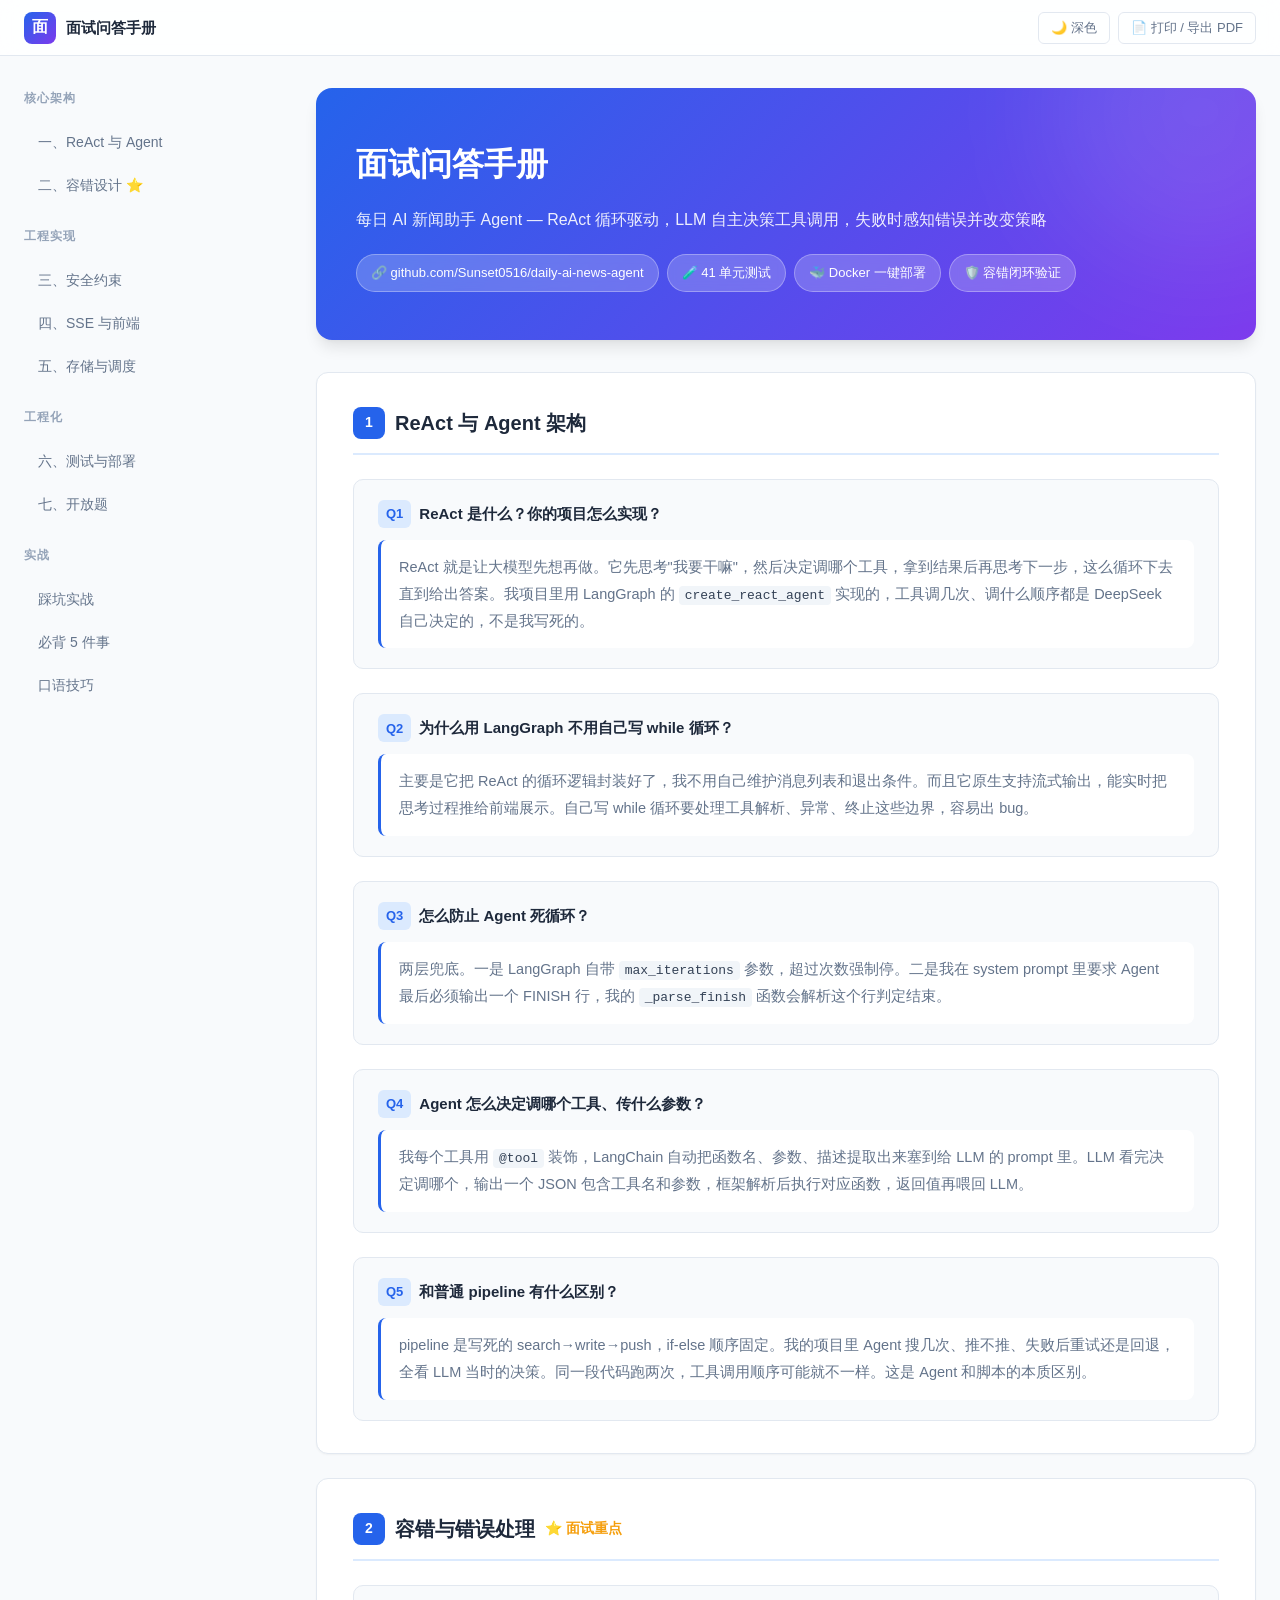
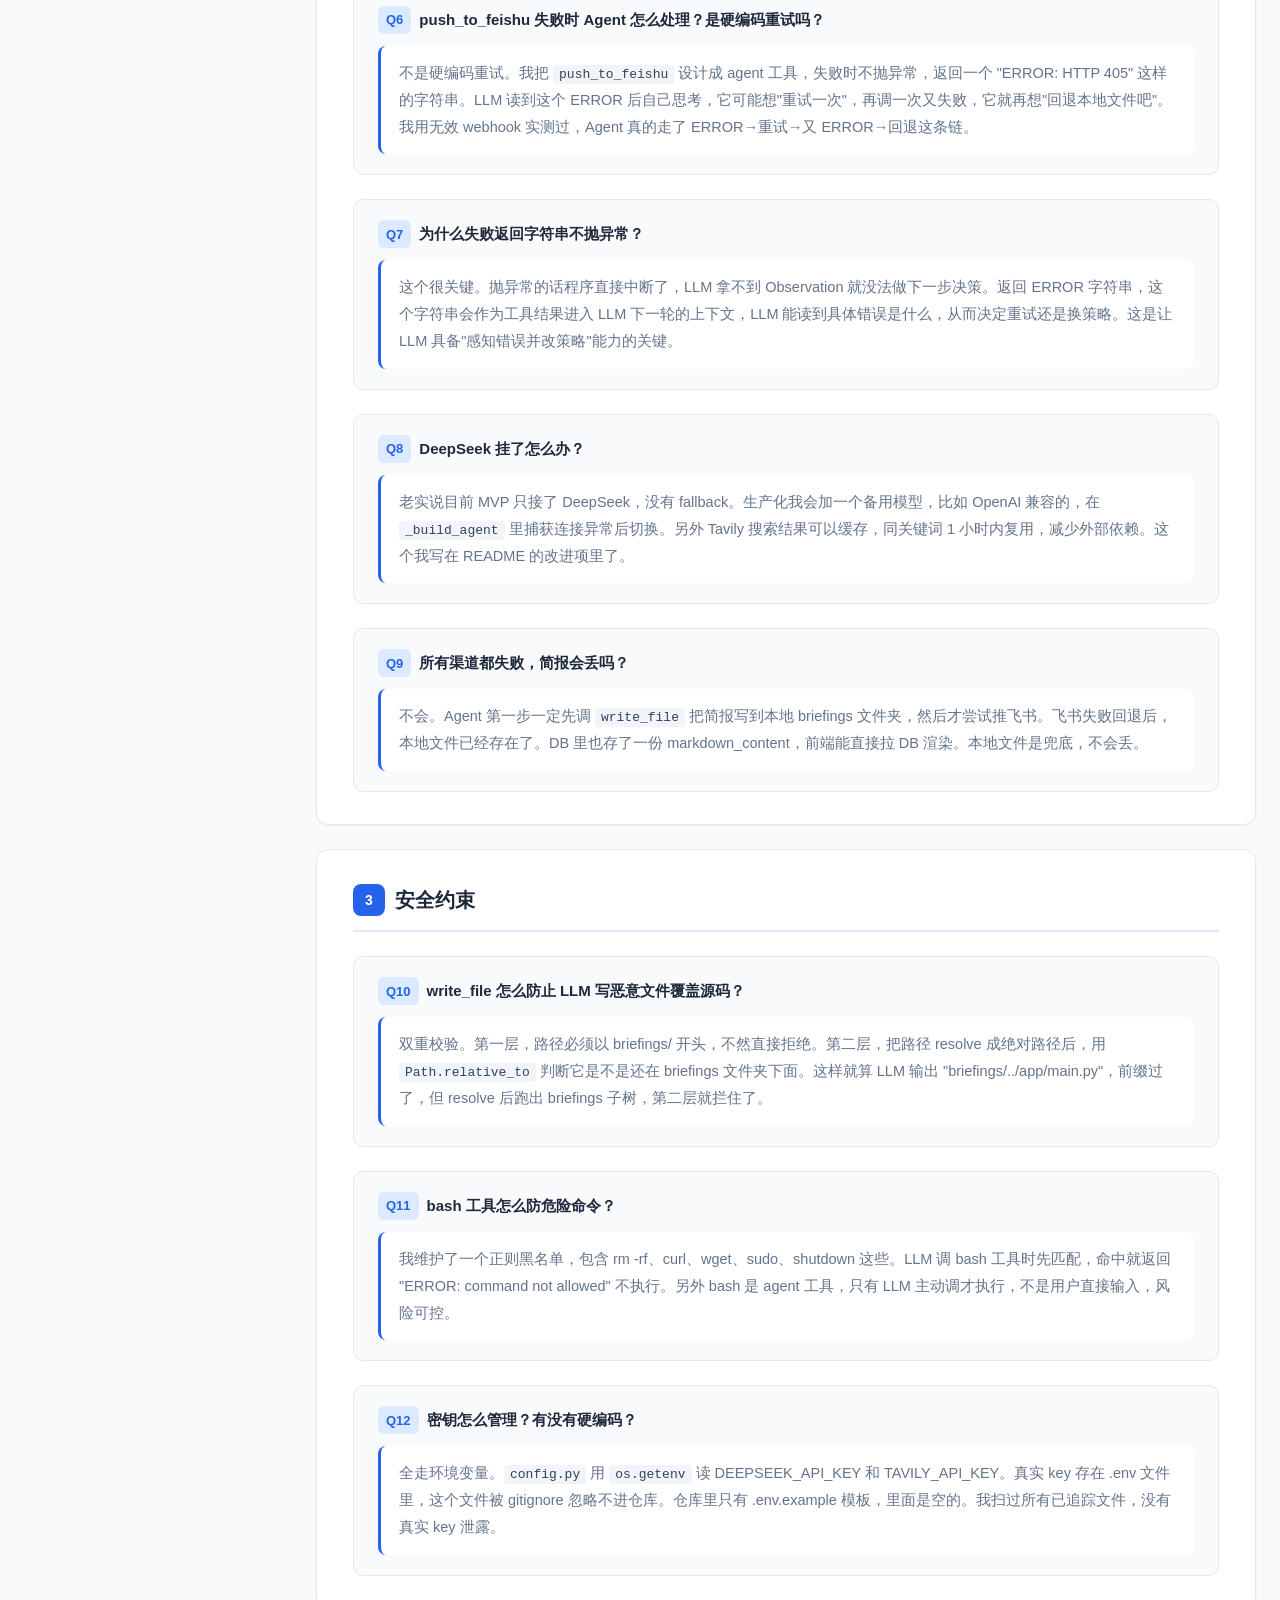
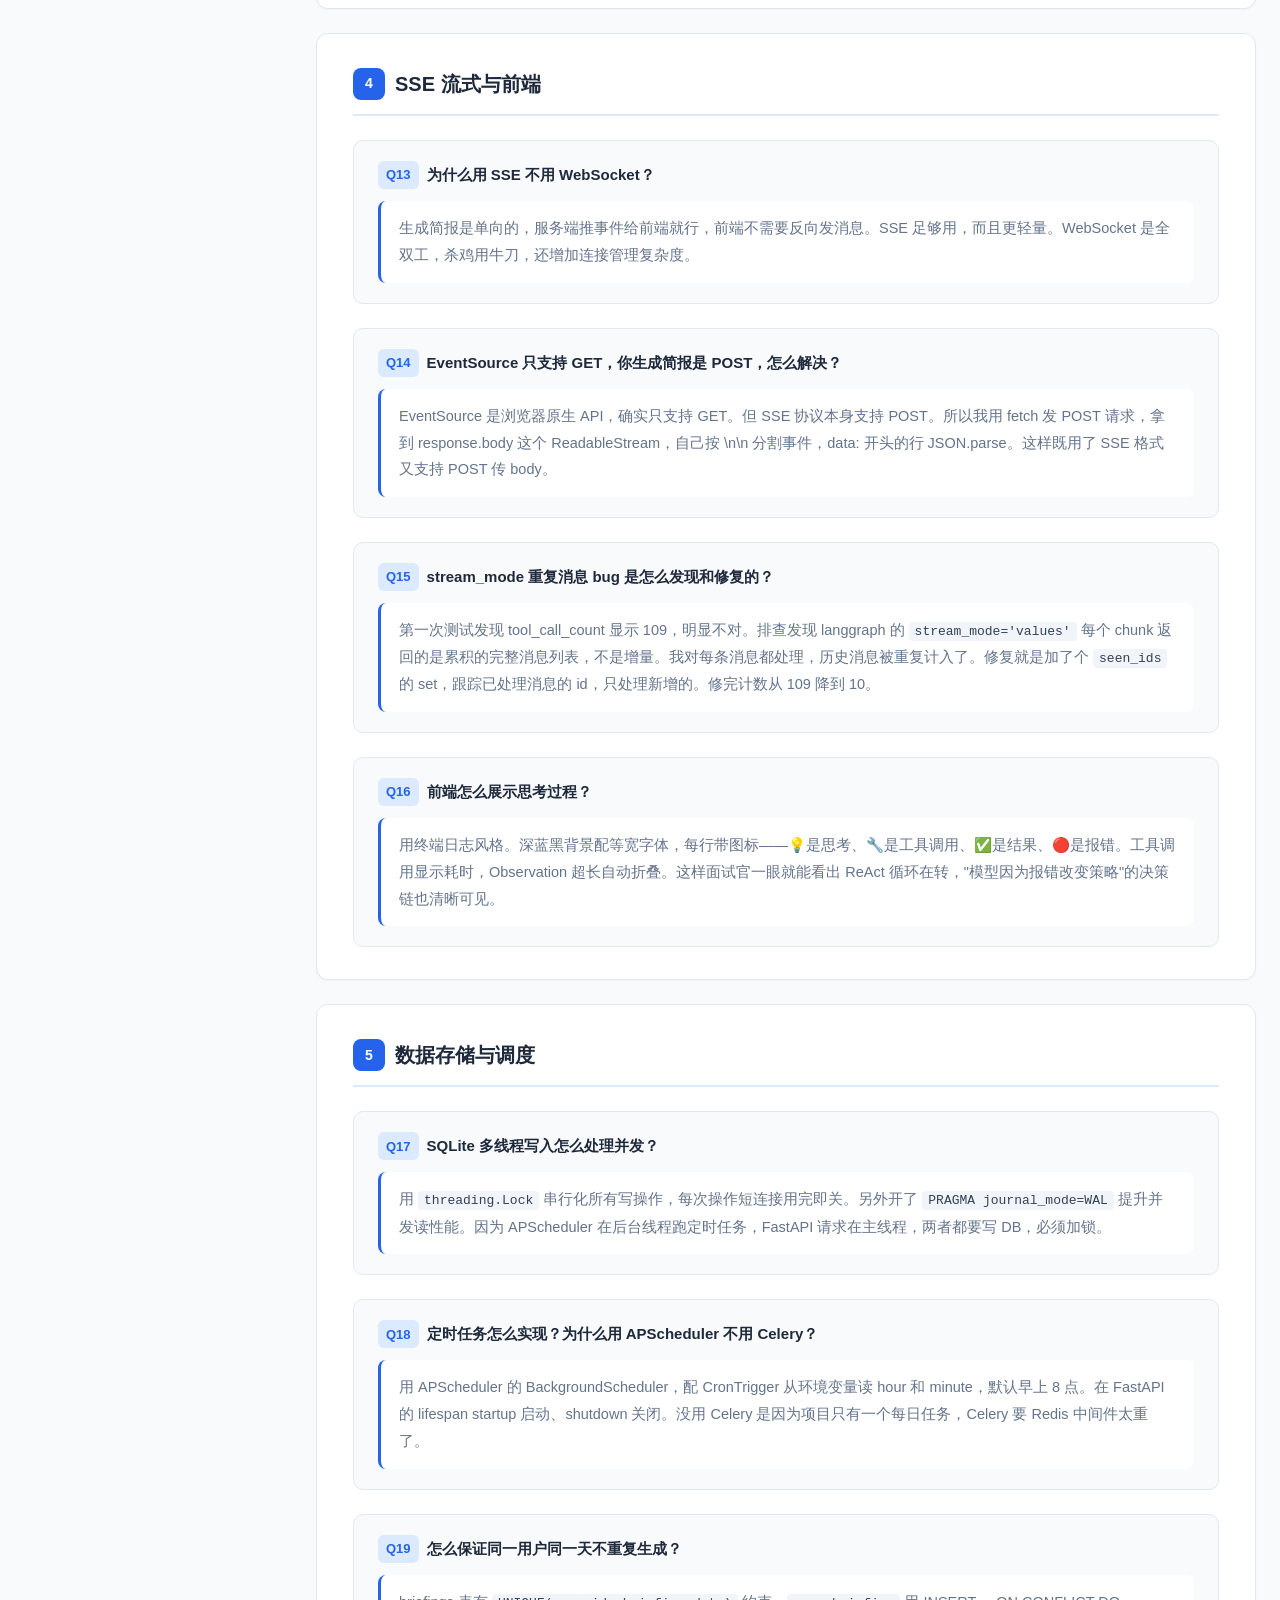
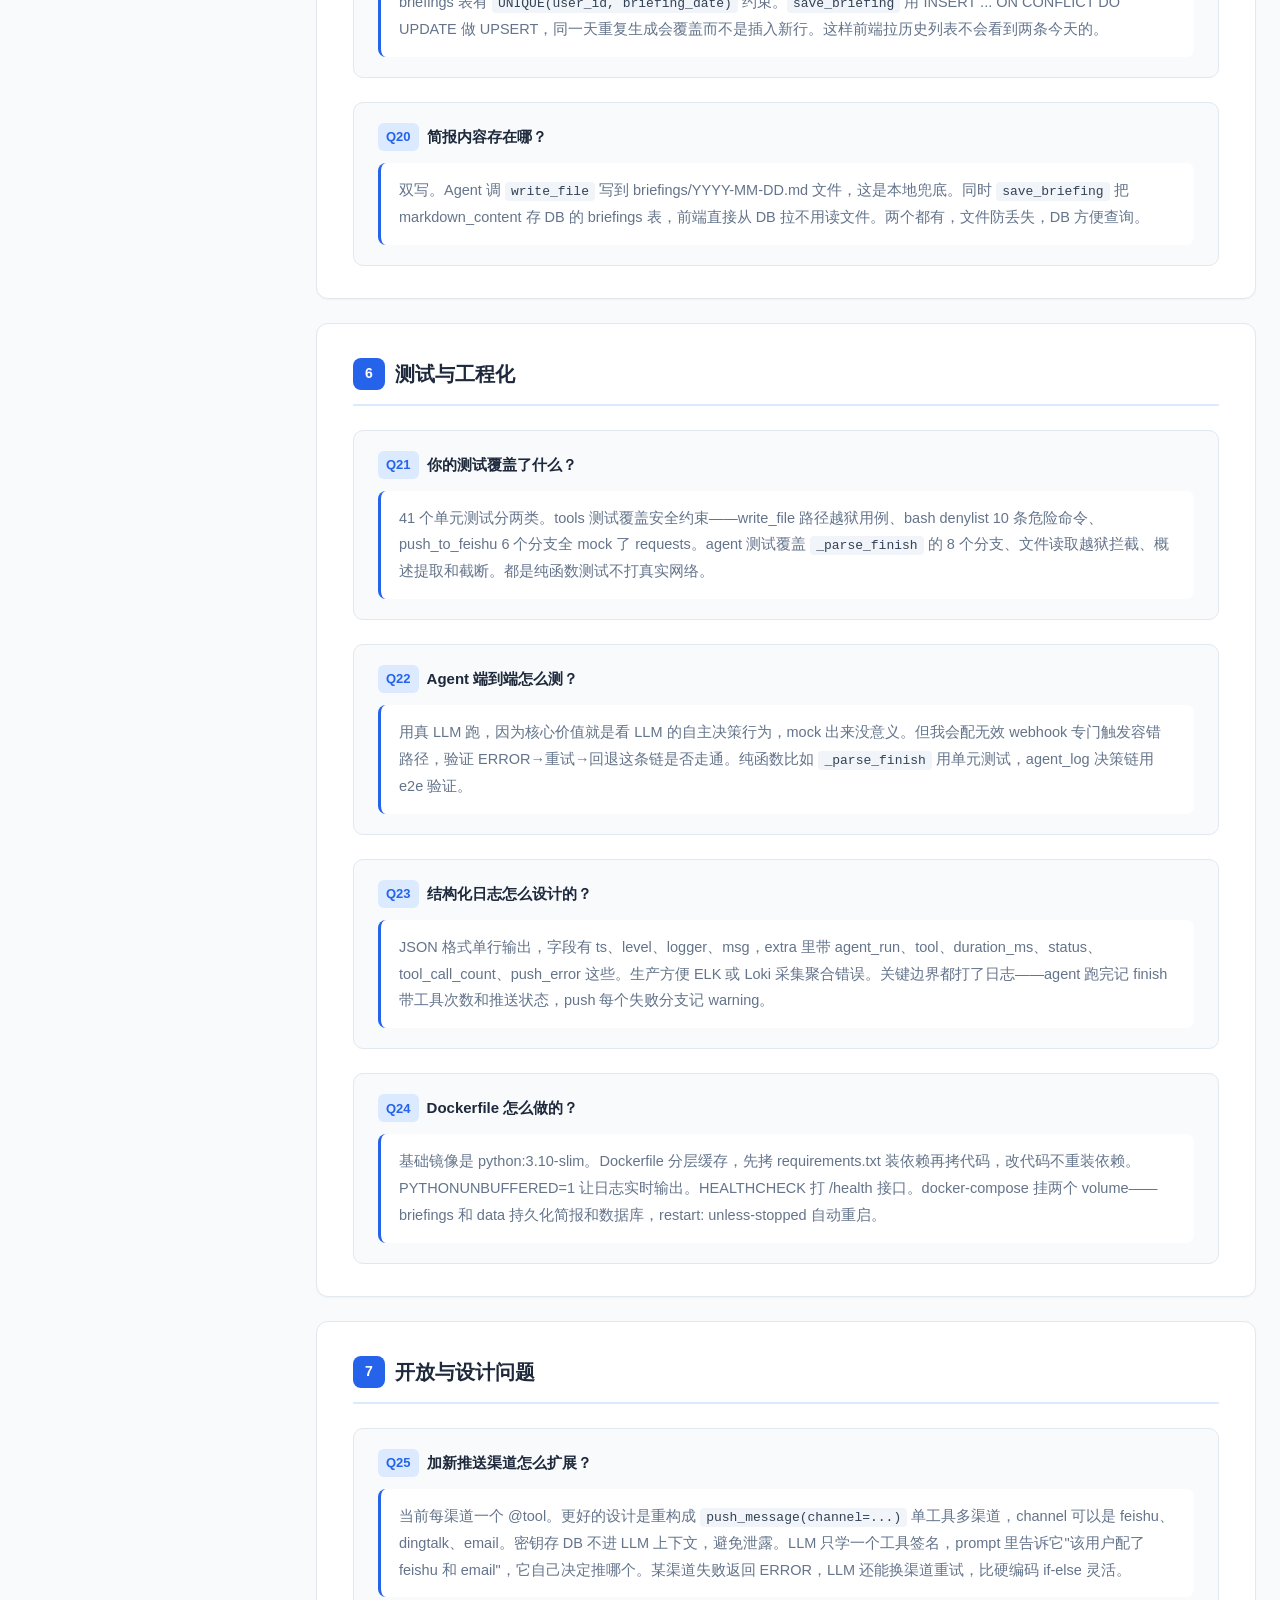
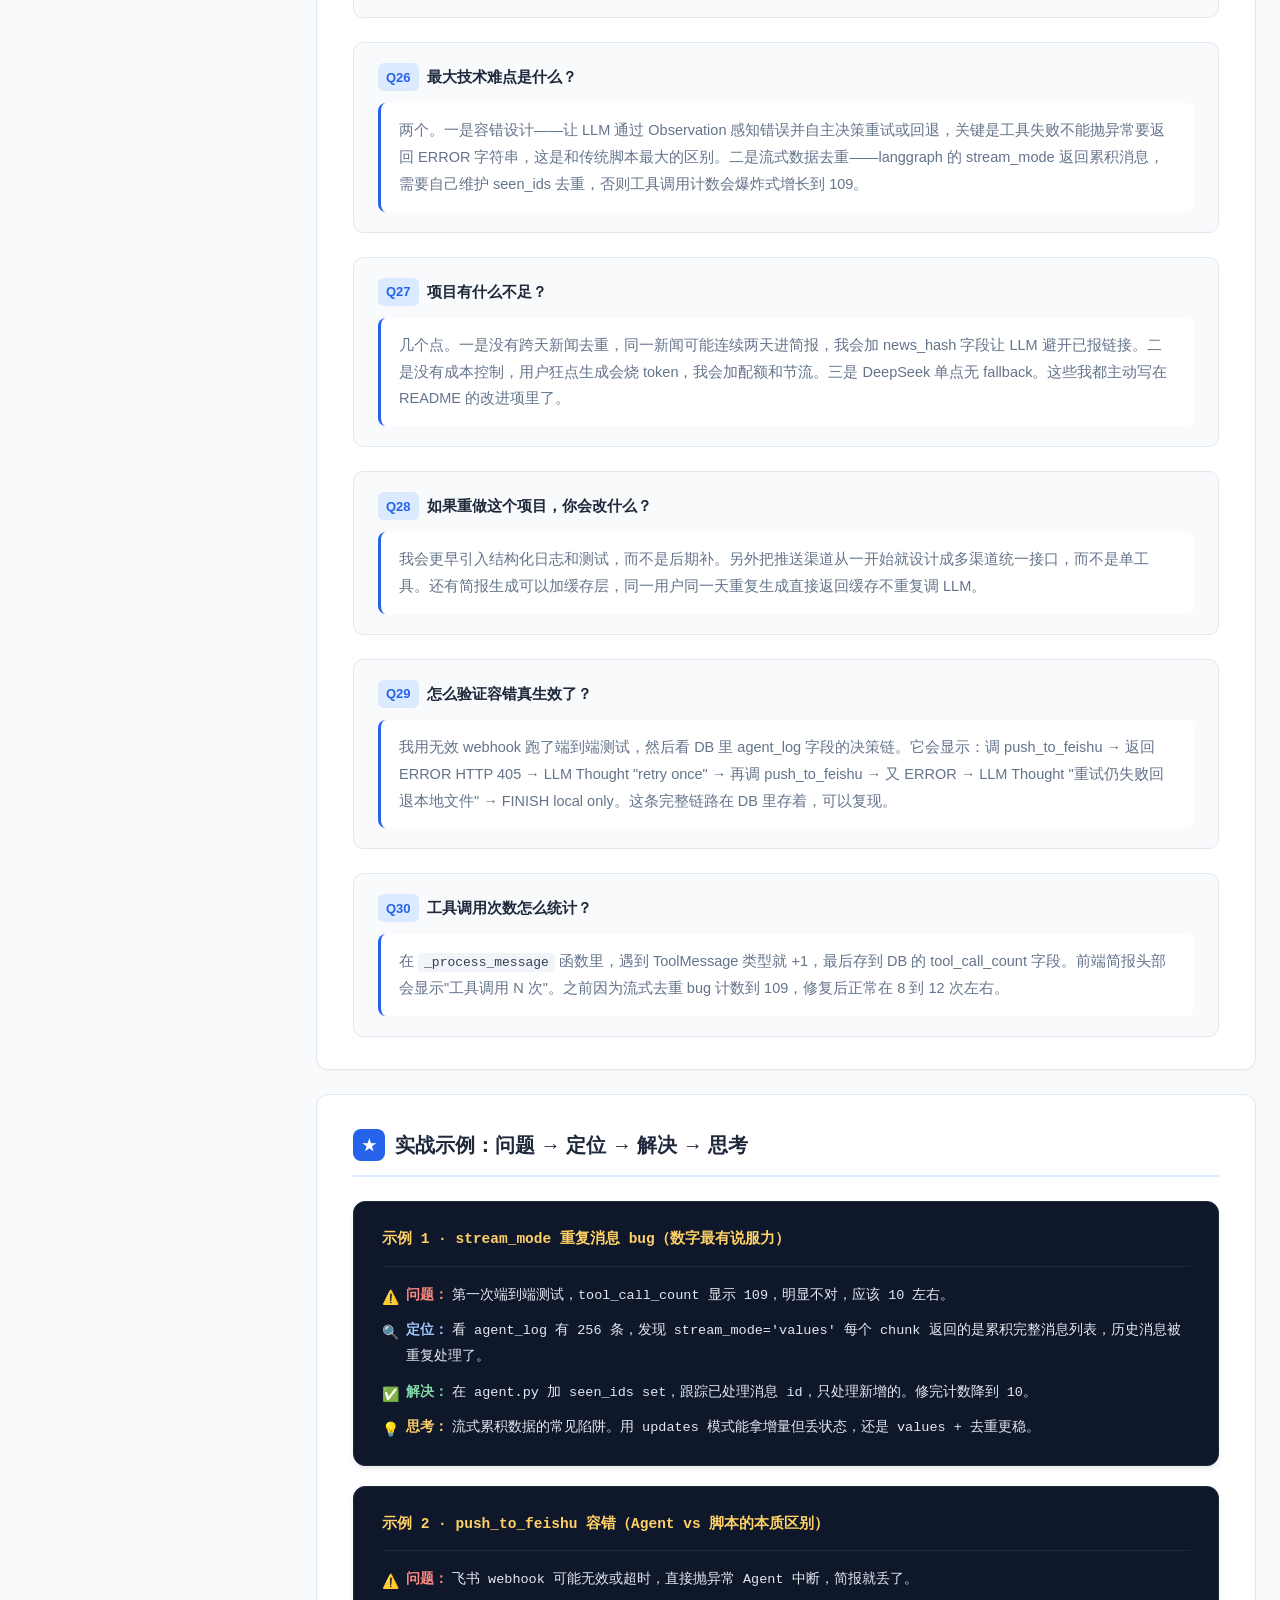
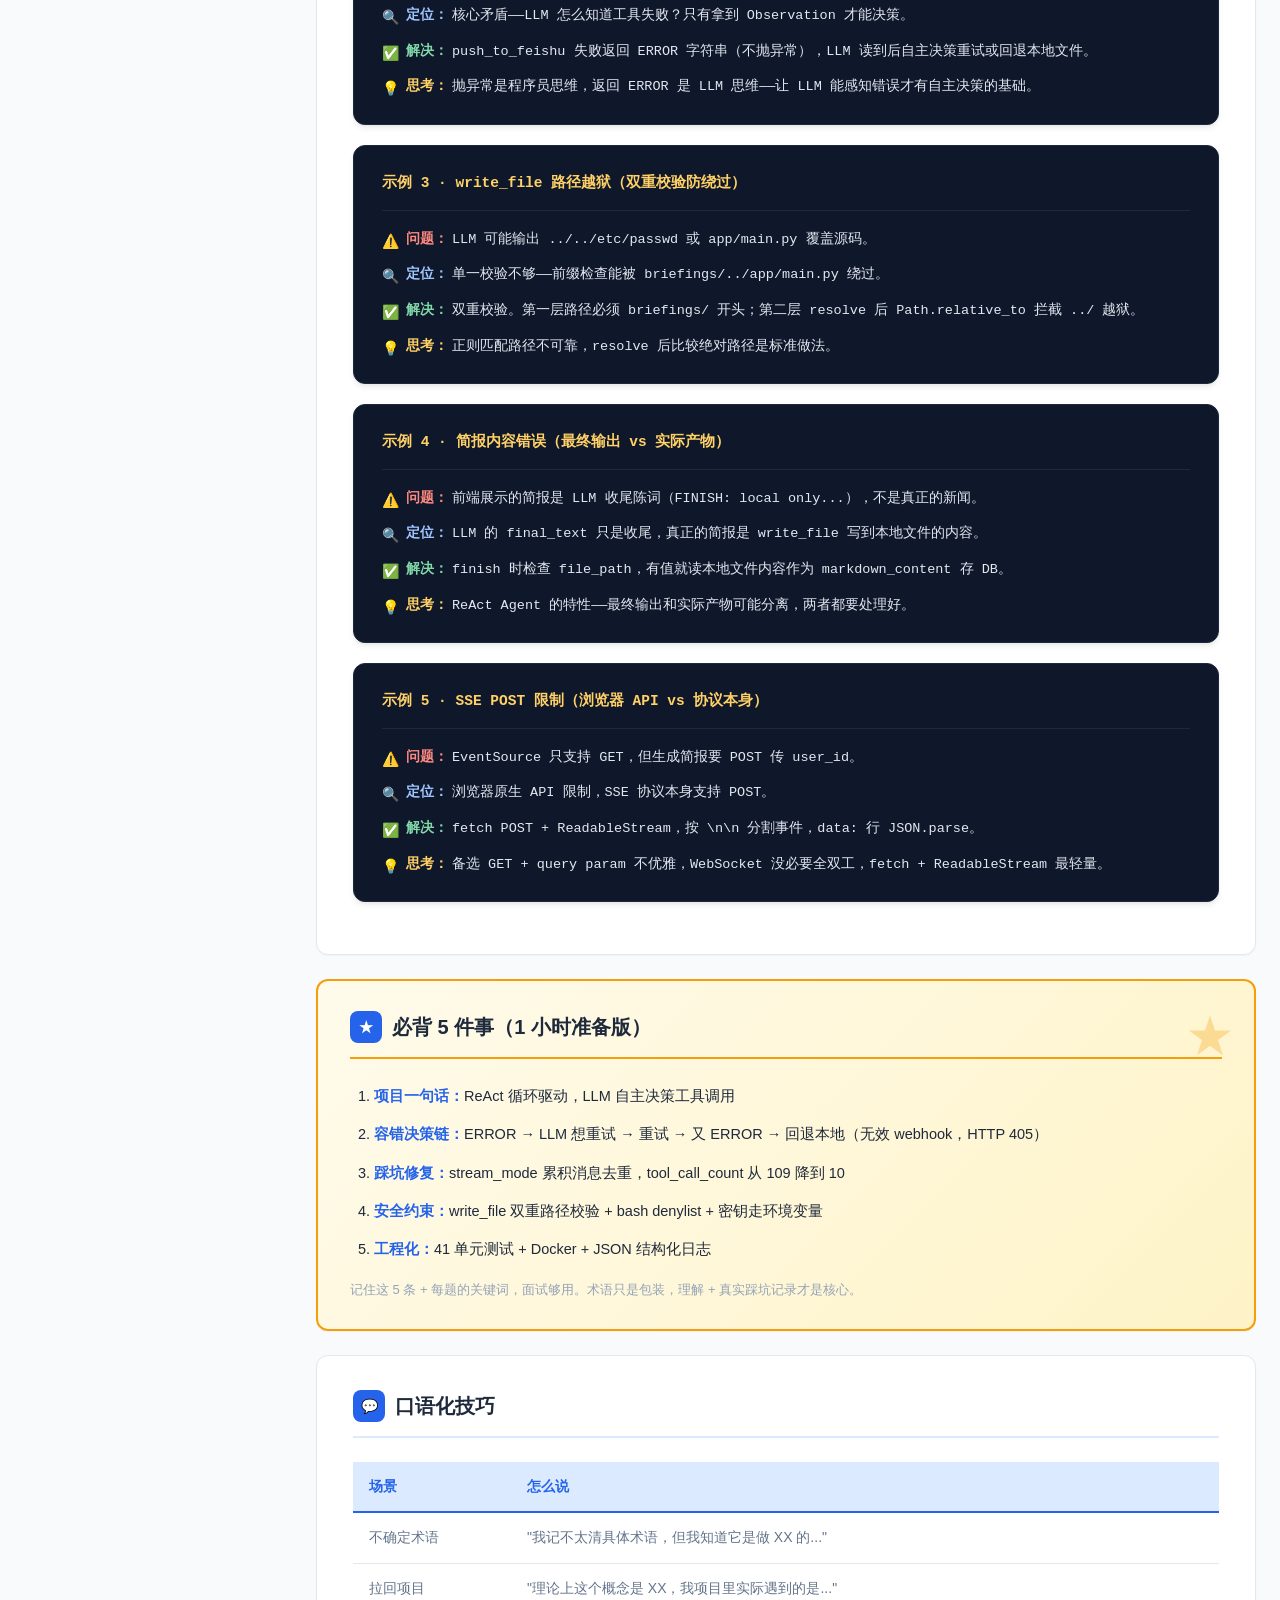
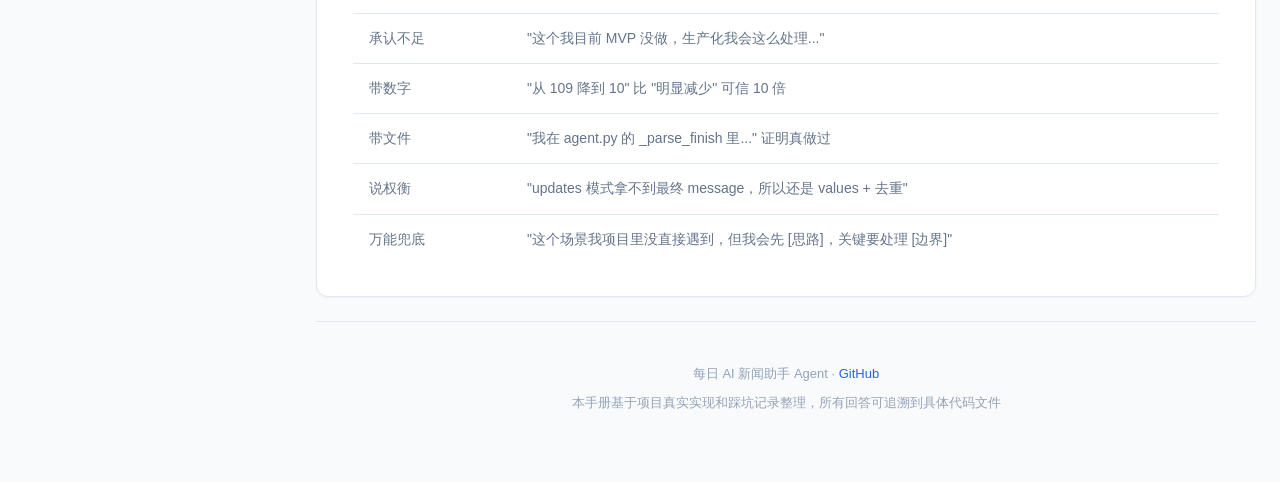
<file: interview-qa.html>
<!DOCTYPE html>
<html lang="zh-CN">
<head>
<meta charset="UTF-8">
<meta name="viewport" content="width=device-width, initial-scale=1.0">
<title>面试问答手册 · 每日 AI 新闻助手 Agent</title>
<style>
:root {
  --primary: #2563eb;
  --primary-dark: #1d4ed8;
  --primary-light: #dbeafe;
  --bg: #f8fafc;
  --card: #ffffff;
  --text: #1e293b;
  --text-secondary: #64748b;
  --text-muted: #94a3b8;
  --border: #e2e8f0;
  --accent: #f59e0b;
  --success: #10b981;
  --error: #ef4444;
  --code-bg: #f1f5f9;
  --code-text: #334155;
  --shadow-sm: 0 1px 2px rgba(0,0,0,.04);
  --shadow: 0 1px 3px rgba(0,0,0,.08), 0 1px 2px rgba(0,0,0,.06);
  --shadow-md: 0 4px 6px -1px rgba(0,0,0,.08), 0 2px 4px -2px rgba(0,0,0,.06);
  --shadow-lg: 0 10px 15px -3px rgba(0,0,0,.1), 0 4px 6px -4px rgba(0,0,0,.06);
}
[data-theme="dark"] {
  --primary: #3b82f6;
  --primary-dark: #2563eb;
  --primary-light: #1e3a5f;
  --bg: #0f172a;
  --card: #1e293b;
  --text: #f1f5f9;
  --text-secondary: #94a3b8;
  --text-muted: #64748b;
  --border: #334155;
  --accent: #fbbf24;
  --code-bg: #0f172a;
  --code-text: #e2e8f0;
  --shadow-sm: 0 1px 2px rgba(0,0,0,.3);
  --shadow: 0 1px 3px rgba(0,0,0,.4);
  --shadow-md: 0 4px 6px -1px rgba(0,0,0,.4);
  --shadow-lg: 0 10px 15px -3px rgba(0,0,0,.5);
}
* { box-sizing: border-box; margin: 0; padding: 0; }
html { scroll-behavior: smooth; scroll-padding-top: 80px; }
body {
  font-family: -apple-system, BlinkMacSystemFont, "Segoe UI", "PingFang SC", "Microsoft YaHei", "Helvetica Neue", Arial, sans-serif;
  background: var(--bg);
  color: var(--text);
  line-height: 1.8;
  font-size: 15px;
  -webkit-font-smoothing: antialiased;
  transition: background .3s, color .3s;
}

/* 顶部导航 */
.top-bar {
  position: sticky; top: 0; z-index: 100;
  background: rgba(255,255,255,0.85);
  backdrop-filter: blur(12px);
  border-bottom: 1px solid var(--border);
  padding: 0 24px;
  height: 56px;
  display: flex;
  align-items: center;
  justify-content: space-between;
  transition: background .3s;
}
[data-theme="dark"] .top-bar { background: rgba(15, 23, 42, 0.85); }
.top-bar .brand { display: flex; align-items: center; gap: 10px; font-weight: 600; color: var(--text); }
.top-bar .brand .logo {
  width: 32px; height: 32px; border-radius: 8px;
  background: linear-gradient(135deg, var(--primary), #7c3aed);
  display: flex; align-items: center; justify-content: center;
  color: white; font-size: 16px; font-weight: 700;
}
.top-bar .actions { display: flex; gap: 8px; align-items: center; }
.top-bar button {
  background: transparent; border: 1px solid var(--border);
  color: var(--text-secondary); padding: 6px 12px; border-radius: 6px;
  cursor: pointer; font-size: 13px; transition: all .2s;
}
.top-bar button:hover { background: var(--code-bg); color: var(--text); }

/* 主容器 */
.layout { display: flex; max-width: 1280px; margin: 0 auto; padding: 32px 24px; gap: 32px; }
.sidebar {
  width: 260px; flex-shrink: 0;
  position: sticky; top: 88px; align-self: flex-start;
  max-height: calc(100vh - 100px); overflow-y: auto;
}
.sidebar h3 { font-size: 12px; text-transform: uppercase; letter-spacing: .08em; color: var(--text-muted); margin-bottom: 12px; font-weight: 600; }
.sidebar a {
  display: block; padding: 8px 12px; margin-bottom: 2px;
  color: var(--text-secondary); text-decoration: none; border-radius: 6px;
  font-size: 14px; transition: all .15s; border-left: 2px solid transparent;
}
.sidebar a:hover { background: var(--code-bg); color: var(--text); }
.sidebar a.active { background: var(--primary-light); color: var(--primary); border-left-color: var(--primary); font-weight: 500; }
.sidebar .nav-group { margin-bottom: 20px; }

.content { flex: 1; min-width: 0; }

/* Hero */
.hero {
  background: linear-gradient(135deg, var(--primary) 0%, #7c3aed 100%);
  color: white; padding: 48px 40px; border-radius: 16px;
  margin-bottom: 32px; position: relative; overflow: hidden;
  box-shadow: var(--shadow-lg);
}
.hero::before {
  content: ''; position: absolute; top: -50%; right: -10%;
  width: 300px; height: 300px; border-radius: 50%;
  background: rgba(255,255,255,0.1); filter: blur(60px);
}
.hero h1 { font-size: 32px; font-weight: 700; margin-bottom: 12px; position: relative; }
.hero .subtitle { font-size: 16px; opacity: 0.9; margin-bottom: 20px; position: relative; }
.hero .badges { display: flex; gap: 8px; flex-wrap: wrap; position: relative; }
.hero .badge {
  background: rgba(255,255,255,0.2); backdrop-filter: blur(4px);
  padding: 6px 14px; border-radius: 20px; font-size: 13px; font-weight: 500;
  border: 1px solid rgba(255,255,255,0.3);
}

/* 章节 */
section {
  background: var(--card); border: 1px solid var(--border);
  border-radius: 12px; padding: 32px 36px; margin-bottom: 24px;
  box-shadow: var(--shadow-sm);
}
section h2 {
  font-size: 20px; font-weight: 700; color: var(--text);
  margin-bottom: 24px; padding-bottom: 12px;
  border-bottom: 2px solid var(--primary-light);
  display: flex; align-items: center; gap: 10px;
}
section h2 .section-num {
  display: inline-flex; align-items: center; justify-content: center;
  width: 32px; height: 32px; border-radius: 8px;
  background: var(--primary); color: white; font-size: 14px; font-weight: 700;
}

/* 问答 */
.qa { margin-bottom: 24px; padding: 20px 24px; background: var(--bg); border-radius: 10px; border: 1px solid var(--border); }
.qa:last-child { margin-bottom: 0; }
.qa .q { font-weight: 600; color: var(--text); margin-bottom: 10px; display: flex; gap: 8px; align-items: flex-start; }
.qa .q .q-icon { color: var(--primary); flex-shrink: 0; font-weight: 700; }
.qa .q .q-num {
  display: inline-flex; align-items: center; justify-content: center;
  min-width: 28px; height: 28px; padding: 0 8px;
  background: var(--primary-light); color: var(--primary);
  border-radius: 6px; font-size: 13px; font-weight: 700; flex-shrink: 0;
}
.qa .a {
  color: var(--text-secondary); font-size: 14.5px;
  padding-left: 0; position: relative;
  background: var(--card); padding: 14px 18px; border-radius: 8px;
  border-left: 3px solid var(--primary); margin-top: 12px;
  line-height: 1.85;
}
.qa .a code {
  background: var(--code-bg); color: var(--code-text);
  padding: 2px 6px; border-radius: 4px; font-size: 13px;
  font-family: "JetBrains Mono", "Fira Code", Consolas, monospace;
}

/* 实战示例 */
.example {
  background: #0f172a; color: #e2e8f0; border-radius: 12px;
  padding: 24px 28px; margin-bottom: 20px;
  font-family: "JetBrains Mono", "Fira Code", Consolas, monospace;
  font-size: 13.5px; line-height: 1.9;
  box-shadow: var(--shadow-md);
  border: 1px solid #1e293b;
}
[data-theme="dark"] .example { background: #020617; border-color: #1e293b; }
.example .ex-title {
  color: #ffd166; font-weight: 600; margin-bottom: 16px;
  font-size: 14.5px; display: flex; align-items: center; gap: 8px;
  padding-bottom: 12px; border-bottom: 1px solid #1e293b;
}
.example .step { margin-bottom: 10px; padding-left: 24px; position: relative; }
.example .step:last-child { margin-bottom: 0; }
.example .step::before {
  position: absolute; left: 0; top: 2px; font-size: 14px;
}
.example .step.problem::before { content: '⚠️'; }
.example .step.locate::before { content: '🔍'; }
.example .step.solve::before { content: '✅'; }
.example .step.think::before { content: '💡'; }
.example .step .label { color: #ffd166; font-weight: 600; margin-right: 4px; }
.example .step.problem .label { color: #ff8a80; }
.example .step.locate .label { color: #9ec5fe; }
.example .step.solve .label { color: #80d8a8; }
.example .step.think .label { color: #ffd166; }

/* 必背卡片 */
.cheat-sheet {
  background: linear-gradient(135deg, #fffbeb, #fef3c7);
  border: 2px solid var(--accent); border-radius: 12px;
  padding: 28px 32px; margin-bottom: 24px;
  position: relative; overflow: hidden;
}
[data-theme="dark"] .cheat-sheet { background: linear-gradient(135deg, #422006, #78350f); border-color: #b45309; }
.cheat-sheet::before {
  content: '★'; position: absolute; top: 12px; right: 20px;
  font-size: 48px; color: var(--accent); opacity: 0.3;
}
.cheat-sheet h2 { border-bottom-color: var(--accent); }
.cheat-sheet ol { padding-left: 24px; }
.cheat-sheet li { margin-bottom: 12px; font-size: 14.5px; color: var(--text); }
.cheat-sheet li b { color: var(--primary); }
.cheat-sheet .footer-note { margin-top: 16px; font-size: 13px; color: var(--text-muted); }

/* 技巧表 */
.tips-table { width: 100%; border-collapse: separate; border-spacing: 0; font-size: 14px; }
.tips-table th {
  background: var(--primary-light); color: var(--primary);
  font-weight: 600; text-align: left; padding: 12px 16px;
  border-bottom: 2px solid var(--primary);
}
.tips-table td {
  padding: 12px 16px; border-bottom: 1px solid var(--border);
  color: var(--text-secondary);
}
.tips-table tr:last-child td { border-bottom: none; }
.tips-table tr:hover td { background: var(--bg); }

/* 返回顶部 */
.back-top {
  position: fixed; bottom: 32px; right: 32px;
  width: 48px; height: 48px; border-radius: 50%;
  background: var(--primary); color: white; border: none;
  cursor: pointer; font-size: 20px;
  box-shadow: var(--shadow-lg);
  opacity: 0; visibility: hidden;
  transition: all .3s; z-index: 50;
}
.back-top.show { opacity: 1; visibility: visible; }
.back-top:hover { background: var(--primary-dark); transform: translateY(-2px); }

/* 页脚 */
footer {
  text-align: center; color: var(--text-muted);
  font-size: 13px; padding: 40px 20px;
  border-top: 1px solid var(--border); margin-top: 20px;
}
footer a { color: var(--primary); text-decoration: none; }
footer a:hover { text-decoration: underline; }

/* 响应式 */
@media (max-width: 900px) {
  .layout { flex-direction: column; padding: 16px; }
  .sidebar {
    position: static; width: 100%; max-height: none;
    display: flex; gap: 16px; overflow-x: auto; padding-bottom: 8px;
  }
  .sidebar .nav-group { display: flex; gap: 4px; margin-bottom: 0; }
  .sidebar h3 { display: none; }
  .sidebar a { white-space: nowrap; border-left: none; border-bottom: 2px solid transparent; }
  .sidebar a.active { border-left-color: transparent; border-bottom-color: var(--primary); }
  section { padding: 20px; }
  .hero { padding: 32px 24px; }
  .hero h1 { font-size: 24px; }
}

/* 打印样式 */
@media print {
  .top-bar, .sidebar, .back-top, .hero .badges { display: none !important; }
  .layout { padding: 0; gap: 0; }
  section { break-inside: avoid; box-shadow: none; border: 1px solid #ccc; page-break-inside: avoid; }
  .example { break-inside: avoid; page-break-inside: avoid; }
  .qa { break-inside: avoid; page-break-inside: avoid; }
  body { background: white; color: black; }
  a { color: black; text-decoration: none; }
}

/* 滚动条 */
::-webkit-scrollbar { width: 8px; height: 8px; }
::-webkit-scrollbar-track { background: transparent; }
::-webkit-scrollbar-thumb { background: var(--border); border-radius: 4px; }
::-webkit-scrollbar-thumb:hover { background: var(--text-muted); }
</style>
</head>
<body>

<!-- 顶部导航 -->
<div class="top-bar">
  <div class="brand">
    <div class="logo">面</div>
    <span>面试问答手册</span>
  </div>
  <div class="actions">
    <button onclick="toggleTheme()" id="themeBtn">🌙 深色</button>
    <button onclick="window.print()">📄 打印 / 导出 PDF</button>
  </div>
</div>

<div class="layout">
  <!-- 侧边目录 -->
  <aside class="sidebar">
    <div class="nav-group">
      <h3>核心架构</h3>
      <a href="#section1">一、ReAct 与 Agent</a>
      <a href="#section2">二、容错设计 ⭐</a>
    </div>
    <div class="nav-group">
      <h3>工程实现</h3>
      <a href="#section3">三、安全约束</a>
      <a href="#section4">四、SSE 与前端</a>
      <a href="#section5">五、存储与调度</a>
    </div>
    <div class="nav-group">
      <h3>工程化</h3>
      <a href="#section6">六、测试与部署</a>
      <a href="#section7">七、开放题</a>
    </div>
    <div class="nav-group">
      <h3>实战</h3>
      <a href="#examples">踩坑实战</a>
      <a href="#cheat">必背 5 件事</a>
      <a href="#tips">口语技巧</a>
    </div>
  </aside>

  <!-- 主内容 -->
  <main class="content">

    <!-- Hero -->
    <div class="hero">
      <h1>面试问答手册</h1>
      <div class="subtitle">每日 AI 新闻助手 Agent — ReAct 循环驱动，LLM 自主决策工具调用，失败时感知错误并改变策略</div>
      <div class="badges">
        <span class="badge">🔗 github.com/Sunset0516/daily-ai-news-agent</span>
        <span class="badge">🧪 41 单元测试</span>
        <span class="badge">🐳 Docker 一键部署</span>
        <span class="badge">🛡️ 容错闭环验证</span>
      </div>
    </div>

    <!-- 一、ReAct -->
    <section id="section1">
      <h2><span class="section-num">1</span> ReAct 与 Agent 架构</h2>

      <div class="qa"><div class="q"><span class="q-num">Q1</span> ReAct 是什么？你的项目怎么实现？</div>
        <div class="a">ReAct 就是让大模型先想再做。它先思考"我要干嘛"，然后决定调哪个工具，拿到结果后再思考下一步，这么循环下去直到给出答案。我项目里用 LangGraph 的 <code>create_react_agent</code> 实现的，工具调几次、调什么顺序都是 DeepSeek 自己决定的，不是我写死的。</div></div>

      <div class="qa"><div class="q"><span class="q-num">Q2</span> 为什么用 LangGraph 不用自己写 while 循环？</div>
        <div class="a">主要是它把 ReAct 的循环逻辑封装好了，我不用自己维护消息列表和退出条件。而且它原生支持流式输出，能实时把思考过程推给前端展示。自己写 while 循环要处理工具解析、异常、终止这些边界，容易出 bug。</div></div>

      <div class="qa"><div class="q"><span class="q-num">Q3</span> 怎么防止 Agent 死循环？</div>
        <div class="a">两层兜底。一是 LangGraph 自带 <code>max_iterations</code> 参数，超过次数强制停。二是我在 system prompt 里要求 Agent 最后必须输出一个 FINISH 行，我的 <code>_parse_finish</code> 函数会解析这个行判定结束。</div></div>

      <div class="qa"><div class="q"><span class="q-num">Q4</span> Agent 怎么决定调哪个工具、传什么参数？</div>
        <div class="a">我每个工具用 <code>@tool</code> 装饰，LangChain 自动把函数名、参数、描述提取出来塞到给 LLM 的 prompt 里。LLM 看完决定调哪个，输出一个 JSON 包含工具名和参数，框架解析后执行对应函数，返回值再喂回 LLM。</div></div>

      <div class="qa"><div class="q"><span class="q-num">Q5</span> 和普通 pipeline 有什么区别？</div>
        <div class="a">pipeline 是写死的 search→write→push，if-else 顺序固定。我的项目里 Agent 搜几次、推不推、失败后重试还是回退，全看 LLM 当时的决策。同一段代码跑两次，工具调用顺序可能就不一样。这是 Agent 和脚本的本质区别。</div></div>
    </section>

    <!-- 二、容错 -->
    <section id="section2">
      <h2><span class="section-num">2</span> 容错与错误处理 <span style="color:var(--accent);font-size:14px;">⭐ 面试重点</span></h2>

      <div class="qa"><div class="q"><span class="q-num">Q6</span> push_to_feishu 失败时 Agent 怎么处理？是硬编码重试吗？</div>
        <div class="a">不是硬编码重试。我把 <code>push_to_feishu</code> 设计成 agent 工具，失败时不抛异常，返回一个 "ERROR: HTTP 405" 这样的字符串。LLM 读到这个 ERROR 后自己思考，它可能想"重试一次"，再调一次又失败，它就再想"回退本地文件吧"。我用无效 webhook 实测过，Agent 真的走了 ERROR→重试→又 ERROR→回退这条链。</div></div>

      <div class="qa"><div class="q"><span class="q-num">Q7</span> 为什么失败返回字符串不抛异常？</div>
        <div class="a">这个很关键。抛异常的话程序直接中断了，LLM 拿不到 Observation 就没法做下一步决策。返回 ERROR 字符串，这个字符串会作为工具结果进入 LLM 下一轮的上下文，LLM 能读到具体错误是什么，从而决定重试还是换策略。这是让 LLM 具备"感知错误并改策略"能力的关键。</div></div>

      <div class="qa"><div class="q"><span class="q-num">Q8</span> DeepSeek 挂了怎么办？</div>
        <div class="a">老实说目前 MVP 只接了 DeepSeek，没有 fallback。生产化我会加一个备用模型，比如 OpenAI 兼容的，在 <code>_build_agent</code> 里捕获连接异常后切换。另外 Tavily 搜索结果可以缓存，同关键词 1 小时内复用，减少外部依赖。这个我写在 README 的改进项里了。</div></div>

      <div class="qa"><div class="q"><span class="q-num">Q9</span> 所有渠道都失败，简报会丢吗？</div>
        <div class="a">不会。Agent 第一步一定先调 <code>write_file</code> 把简报写到本地 briefings 文件夹，然后才尝试推飞书。飞书失败回退后，本地文件已经存在了。DB 里也存了一份 markdown_content，前端能直接拉 DB 渲染。本地文件是兜底，不会丢。</div></div>
    </section>

    <!-- 三、安全 -->
    <section id="section3">
      <h2><span class="section-num">3</span> 安全约束</h2>

      <div class="qa"><div class="q"><span class="q-num">Q10</span> write_file 怎么防止 LLM 写恶意文件覆盖源码？</div>
        <div class="a">双重校验。第一层，路径必须以 briefings/ 开头，不然直接拒绝。第二层，把路径 resolve 成绝对路径后，用 <code>Path.relative_to</code> 判断它是不是还在 briefings 文件夹下面。这样就算 LLM 输出 "briefings/../app/main.py"，前缀过了，但 resolve 后跑出 briefings 子树，第二层就拦住了。</div></div>

      <div class="qa"><div class="q"><span class="q-num">Q11</span> bash 工具怎么防危险命令？</div>
        <div class="a">我维护了一个正则黑名单，包含 rm -rf、curl、wget、sudo、shutdown 这些。LLM 调 bash 工具时先匹配，命中就返回 "ERROR: command not allowed" 不执行。另外 bash 是 agent 工具，只有 LLM 主动调才执行，不是用户直接输入，风险可控。</div></div>

      <div class="qa"><div class="q"><span class="q-num">Q12</span> 密钥怎么管理？有没有硬编码？</div>
        <div class="a">全走环境变量。<code>config.py</code> 用 <code>os.getenv</code> 读 DEEPSEEK_API_KEY 和 TAVILY_API_KEY。真实 key 存在 .env 文件里，这个文件被 gitignore 忽略不进仓库。仓库里只有 .env.example 模板，里面是空的。我扫过所有已追踪文件，没有真实 key 泄露。</div></div>
    </section>

    <!-- 四、SSE -->
    <section id="section4">
      <h2><span class="section-num">4</span> SSE 流式与前端</h2>

      <div class="qa"><div class="q"><span class="q-num">Q13</span> 为什么用 SSE 不用 WebSocket？</div>
        <div class="a">生成简报是单向的，服务端推事件给前端就行，前端不需要反向发消息。SSE 足够用，而且更轻量。WebSocket 是全双工，杀鸡用牛刀，还增加连接管理复杂度。</div></div>

      <div class="qa"><div class="q"><span class="q-num">Q14</span> EventSource 只支持 GET，你生成简报是 POST，怎么解决？</div>
        <div class="a">EventSource 是浏览器原生 API，确实只支持 GET。但 SSE 协议本身支持 POST。所以我用 fetch 发 POST 请求，拿到 response.body 这个 ReadableStream，自己按 \n\n 分割事件，data: 开头的行 JSON.parse。这样既用了 SSE 格式又支持 POST 传 body。</div></div>

      <div class="qa"><div class="q"><span class="q-num">Q15</span> stream_mode 重复消息 bug 是怎么发现和修复的？</div>
        <div class="a">第一次测试发现 tool_call_count 显示 109，明显不对。排查发现 langgraph 的 <code>stream_mode='values'</code> 每个 chunk 返回的是累积的完整消息列表，不是增量。我对每条消息都处理，历史消息被重复计入了。修复就是加了个 <code>seen_ids</code> 的 set，跟踪已处理消息的 id，只处理新增的。修完计数从 109 降到 10。</div></div>

      <div class="qa"><div class="q"><span class="q-num">Q16</span> 前端怎么展示思考过程？</div>
        <div class="a">用终端日志风格。深蓝黑背景配等宽字体，每行带图标——💡是思考、🔧是工具调用、✅是结果、🔴是报错。工具调用显示耗时，Observation 超长自动折叠。这样面试官一眼就能看出 ReAct 循环在转，"模型因为报错改变策略"的决策链也清晰可见。</div></div>
    </section>

    <!-- 五、存储 -->
    <section id="section5">
      <h2><span class="section-num">5</span> 数据存储与调度</h2>

      <div class="qa"><div class="q"><span class="q-num">Q17</span> SQLite 多线程写入怎么处理并发？</div>
        <div class="a">用 <code>threading.Lock</code> 串行化所有写操作，每次操作短连接用完即关。另外开了 <code>PRAGMA journal_mode=WAL</code> 提升并发读性能。因为 APScheduler 在后台线程跑定时任务，FastAPI 请求在主线程，两者都要写 DB，必须加锁。</div></div>

      <div class="qa"><div class="q"><span class="q-num">Q18</span> 定时任务怎么实现？为什么用 APScheduler 不用 Celery？</div>
        <div class="a">用 APScheduler 的 BackgroundScheduler，配 CronTrigger 从环境变量读 hour 和 minute，默认早上 8 点。在 FastAPI 的 lifespan startup 启动、shutdown 关闭。没用 Celery 是因为项目只有一个每日任务，Celery 要 Redis 中间件太重了。</div></div>

      <div class="qa"><div class="q"><span class="q-num">Q19</span> 怎么保证同一用户同一天不重复生成？</div>
        <div class="a">briefings 表有 <code>UNIQUE(user_id, briefing_date)</code> 约束。<code>save_briefing</code> 用 INSERT ... ON CONFLICT DO UPDATE 做 UPSERT，同一天重复生成会覆盖而不是插入新行。这样前端拉历史列表不会看到两条今天的。</div></div>

      <div class="qa"><div class="q"><span class="q-num">Q20</span> 简报内容存在哪？</div>
        <div class="a">双写。Agent 调 <code>write_file</code> 写到 briefings/YYYY-MM-DD.md 文件，这是本地兜底。同时 <code>save_briefing</code> 把 markdown_content 存 DB 的 briefings 表，前端直接从 DB 拉不用读文件。两个都有，文件防丢失，DB 方便查询。</div></div>
    </section>

    <!-- 六、测试 -->
    <section id="section6">
      <h2><span class="section-num">6</span> 测试与工程化</h2>

      <div class="qa"><div class="q"><span class="q-num">Q21</span> 你的测试覆盖了什么？</div>
        <div class="a">41 个单元测试分两类。tools 测试覆盖安全约束——write_file 路径越狱用例、bash denylist 10 条危险命令、push_to_feishu 6 个分支全 mock 了 requests。agent 测试覆盖 <code>_parse_finish</code> 的 8 个分支、文件读取越狱拦截、概述提取和截断。都是纯函数测试不打真实网络。</div></div>

      <div class="qa"><div class="q"><span class="q-num">Q22</span> Agent 端到端怎么测？</div>
        <div class="a">用真 LLM 跑，因为核心价值就是看 LLM 的自主决策行为，mock 出来没意义。但我会配无效 webhook 专门触发容错路径，验证 ERROR→重试→回退这条链是否走通。纯函数比如 <code>_parse_finish</code> 用单元测试，agent_log 决策链用 e2e 验证。</div></div>

      <div class="qa"><div class="q"><span class="q-num">Q23</span> 结构化日志怎么设计的？</div>
        <div class="a">JSON 格式单行输出，字段有 ts、level、logger、msg，extra 里带 agent_run、tool、duration_ms、status、tool_call_count、push_error 这些。生产方便 ELK 或 Loki 采集聚合错误。关键边界都打了日志——agent 跑完记 finish 带工具次数和推送状态，push 每个失败分支记 warning。</div></div>

      <div class="qa"><div class="q"><span class="q-num">Q24</span> Dockerfile 怎么做的？</div>
        <div class="a">基础镜像是 python:3.10-slim。Dockerfile 分层缓存，先拷 requirements.txt 装依赖再拷代码，改代码不重装依赖。PYTHONUNBUFFERED=1 让日志实时输出。HEALTHCHECK 打 /health 接口。docker-compose 挂两个 volume——briefings 和 data 持久化简报和数据库，restart: unless-stopped 自动重启。</div></div>
    </section>

    <!-- 七、开放 -->
    <section id="section7">
      <h2><span class="section-num">7</span> 开放与设计问题</h2>

      <div class="qa"><div class="q"><span class="q-num">Q25</span> 加新推送渠道怎么扩展？</div>
        <div class="a">当前每渠道一个 @tool。更好的设计是重构成 <code>push_message(channel=...)</code> 单工具多渠道，channel 可以是 feishu、dingtalk、email。密钥存 DB 不进 LLM 上下文，避免泄露。LLM 只学一个工具签名，prompt 里告诉它"该用户配了 feishu 和 email"，它自己决定推哪个。某渠道失败返回 ERROR，LLM 还能换渠道重试，比硬编码 if-else 灵活。</div></div>

      <div class="qa"><div class="q"><span class="q-num">Q26</span> 最大技术难点是什么？</div>
        <div class="a">两个。一是容错设计——让 LLM 通过 Observation 感知错误并自主决策重试或回退，关键是工具失败不能抛异常要返回 ERROR 字符串，这是和传统脚本最大的区别。二是流式数据去重——langgraph 的 stream_mode 返回累积消息，需要自己维护 seen_ids 去重，否则工具调用计数会爆炸式增长到 109。</div></div>

      <div class="qa"><div class="q"><span class="q-num">Q27</span> 项目有什么不足？</div>
        <div class="a">几个点。一是没有跨天新闻去重，同一新闻可能连续两天进简报，我会加 news_hash 字段让 LLM 避开已报链接。二是没有成本控制，用户狂点生成会烧 token，我会加配额和节流。三是 DeepSeek 单点无 fallback。这些我都主动写在 README 的改进项里了。</div></div>

      <div class="qa"><div class="q"><span class="q-num">Q28</span> 如果重做这个项目，你会改什么？</div>
        <div class="a">我会更早引入结构化日志和测试，而不是后期补。另外把推送渠道从一开始就设计成多渠道统一接口，而不是单工具。还有简报生成可以加缓存层，同一用户同一天重复生成直接返回缓存不重复调 LLM。</div></div>

      <div class="qa"><div class="q"><span class="q-num">Q29</span> 怎么验证容错真生效了？</div>
        <div class="a">我用无效 webhook 跑了端到端测试，然后看 DB 里 agent_log 字段的决策链。它会显示：调 push_to_feishu → 返回 ERROR HTTP 405 → LLM Thought "retry once" → 再调 push_to_feishu → 又 ERROR → LLM Thought "重试仍失败回退本地文件" → FINISH local only。这条完整链路在 DB 里存着，可以复现。</div></div>

      <div class="qa"><div class="q"><span class="q-num">Q30</span> 工具调用次数怎么统计？</div>
        <div class="a">在 <code>_process_message</code> 函数里，遇到 ToolMessage 类型就 +1，最后存到 DB 的 tool_call_count 字段。前端简报头部会显示"工具调用 N 次"。之前因为流式去重 bug 计数到 109，修复后正常在 8 到 12 次左右。</div></div>
    </section>

    <!-- 实战示例 -->
    <section id="examples">
      <h2><span class="section-num">★</span> 实战示例：问题 → 定位 → 解决 → 思考</h2>

      <div class="example">
        <div class="ex-title">示例 1 · stream_mode 重复消息 bug（数字最有说服力）</div>
        <div class="step problem"><span class="label">问题：</span>第一次端到端测试，tool_call_count 显示 109，明显不对，应该 10 左右。</div>
        <div class="step locate"><span class="label">定位：</span>看 agent_log 有 256 条，发现 stream_mode='values' 每个 chunk 返回的是累积完整消息列表，历史消息被重复处理了。</div>
        <div class="step solve"><span class="label">解决：</span>在 agent.py 加 seen_ids set，跟踪已处理消息 id，只处理新增的。修完计数降到 10。</div>
        <div class="step think"><span class="label">思考：</span>流式累积数据的常见陷阱。用 updates 模式能拿增量但丢状态，还是 values + 去重更稳。</div>
      </div>

      <div class="example">
        <div class="ex-title">示例 2 · push_to_feishu 容错（Agent vs 脚本的本质区别）</div>
        <div class="step problem"><span class="label">问题：</span>飞书 webhook 可能无效或超时，直接抛异常 Agent 中断，简报就丢了。</div>
        <div class="step locate"><span class="label">定位：</span>核心矛盾——LLM 怎么知道工具失败？只有拿到 Observation 才能决策。</div>
        <div class="step solve"><span class="label">解决：</span>push_to_feishu 失败返回 ERROR 字符串（不抛异常），LLM 读到后自主决策重试或回退本地文件。</div>
        <div class="step think"><span class="label">思考：</span>抛异常是程序员思维，返回 ERROR 是 LLM 思维——让 LLM 能感知错误才有自主决策的基础。</div>
      </div>

      <div class="example">
        <div class="ex-title">示例 3 · write_file 路径越狱（双重校验防绕过）</div>
        <div class="step problem"><span class="label">问题：</span>LLM 可能输出 ../../etc/passwd 或 app/main.py 覆盖源码。</div>
        <div class="step locate"><span class="label">定位：</span>单一校验不够——前缀检查能被 briefings/../app/main.py 绕过。</div>
        <div class="step solve"><span class="label">解决：</span>双重校验。第一层路径必须 briefings/ 开头；第二层 resolve 后 Path.relative_to 拦截 ../ 越狱。</div>
        <div class="step think"><span class="label">思考：</span>正则匹配路径不可靠，resolve 后比较绝对路径是标准做法。</div>
      </div>

      <div class="example">
        <div class="ex-title">示例 4 · 简报内容错误（最终输出 vs 实际产物）</div>
        <div class="step problem"><span class="label">问题：</span>前端展示的简报是 LLM 收尾陈词（FINISH: local only...），不是真正的新闻。</div>
        <div class="step locate"><span class="label">定位：</span>LLM 的 final_text 只是收尾，真正的简报是 write_file 写到本地文件的内容。</div>
        <div class="step solve"><span class="label">解决：</span>finish 时检查 file_path，有值就读本地文件内容作为 markdown_content 存 DB。</div>
        <div class="step think"><span class="label">思考：</span>ReAct Agent 的特性——最终输出和实际产物可能分离，两者都要处理好。</div>
      </div>

      <div class="example">
        <div class="ex-title">示例 5 · SSE POST 限制（浏览器 API vs 协议本身）</div>
        <div class="step problem"><span class="label">问题：</span>EventSource 只支持 GET，但生成简报要 POST 传 user_id。</div>
        <div class="step locate"><span class="label">定位：</span>浏览器原生 API 限制，SSE 协议本身支持 POST。</div>
        <div class="step solve"><span class="label">解决：</span>fetch POST + ReadableStream，按 \n\n 分割事件，data: 行 JSON.parse。</div>
        <div class="step think"><span class="label">思考：</span>备选 GET + query param 不优雅，WebSocket 没必要全双工，fetch + ReadableStream 最轻量。</div>
      </div>
    </section>

    <!-- 必背 -->
    <section id="cheat" class="cheat-sheet">
      <h2><span class="section-num">★</span> 必背 5 件事（1 小时准备版）</h2>
      <ol>
        <li><b>项目一句话：</b>ReAct 循环驱动，LLM 自主决策工具调用</li>
        <li><b>容错决策链：</b>ERROR → LLM 想重试 → 重试 → 又 ERROR → 回退本地（无效 webhook，HTTP 405）</li>
        <li><b>踩坑修复：</b>stream_mode 累积消息去重，tool_call_count 从 109 降到 10</li>
        <li><b>安全约束：</b>write_file 双重路径校验 + bash denylist + 密钥走环境变量</li>
        <li><b>工程化：</b>41 单元测试 + Docker + JSON 结构化日志</li>
      </ol>
      <p class="footer-note">记住这 5 条 + 每题的关键词，面试够用。术语只是包装，理解 + 真实踩坑记录才是核心。</p>
    </section>

    <!-- 技巧 -->
    <section id="tips">
      <h2><span class="section-num">💬</span> 口语化技巧</h2>
      <table class="tips-table">
        <thead><tr><th>场景</th><th>怎么说</th></tr></thead>
        <tbody>
          <tr><td>不确定术语</td><td>"我记不太清具体术语，但我知道它是做 XX 的..."</td></tr>
          <tr><td>拉回项目</td><td>"理论上这个概念是 XX，我项目里实际遇到的是..."</td></tr>
          <tr><td>承认不足</td><td>"这个我目前 MVP 没做，生产化我会这么处理..."</td></tr>
          <tr><td>带数字</td><td>"从 109 降到 10" 比 "明显减少" 可信 10 倍</td></tr>
          <tr><td>带文件</td><td>"我在 agent.py 的 _parse_finish 里..." 证明真做过</td></tr>
          <tr><td>说权衡</td><td>"updates 模式拿不到最终 message，所以还是 values + 去重"</td></tr>
          <tr><td>万能兜底</td><td>"这个场景我项目里没直接遇到，但我会先 [思路]，关键要处理 [边界]"</td></tr>
        </tbody>
      </table>
    </section>

    <footer>
      <p>每日 AI 新闻助手 Agent · <a href="https://github.com/Sunset0516/daily-ai-news-agent" target="_blank">GitHub</a></p>
      <p style="margin-top:6px;">本手册基于项目真实实现和踩坑记录整理，所有回答可追溯到具体代码文件</p>
    </footer>

  </main>
</div>

<!-- 返回顶部 -->
<button class="back-top" id="backTop" onclick="window.scrollTo({top:0,behavior:'smooth'})">↑</button>

<script>
// 深色模式切换
function toggleTheme() {
  const html = document.documentElement;
  const current = html.getAttribute('data-theme');
  const next = current === 'dark' ? 'light' : 'dark';
  html.setAttribute('data-theme', next);
  document.getElementById('themeBtn').textContent = next === 'dark' ? '☀️ 浅色' : '🌙 深色';
  localStorage.setItem('theme', next);
}
// 恢复主题
const savedTheme = localStorage.getItem('theme');
if (savedTheme === 'dark') {
  document.documentElement.setAttribute('data-theme', 'dark');
  document.getElementById('themeBtn').textContent = '☀️ 浅色';
}

// 侧边栏高亮
const sections = document.querySelectorAll('section[id]');
const navLinks = document.querySelectorAll('.sidebar a');
window.addEventListener('scroll', () => {
  let current = '';
  sections.forEach(s => {
    const top = s.offsetTop - 100;
    if (window.scrollY >= top) current = s.id;
  });
  navLinks.forEach(a => {
    a.classList.toggle('active', a.getAttribute('href') === '#' + current);
  });
  // 返回顶部
  document.getElementById('backTop').classList.toggle('show', window.scrollY > 400);
});
</script>

</body>
</html>
</file>
